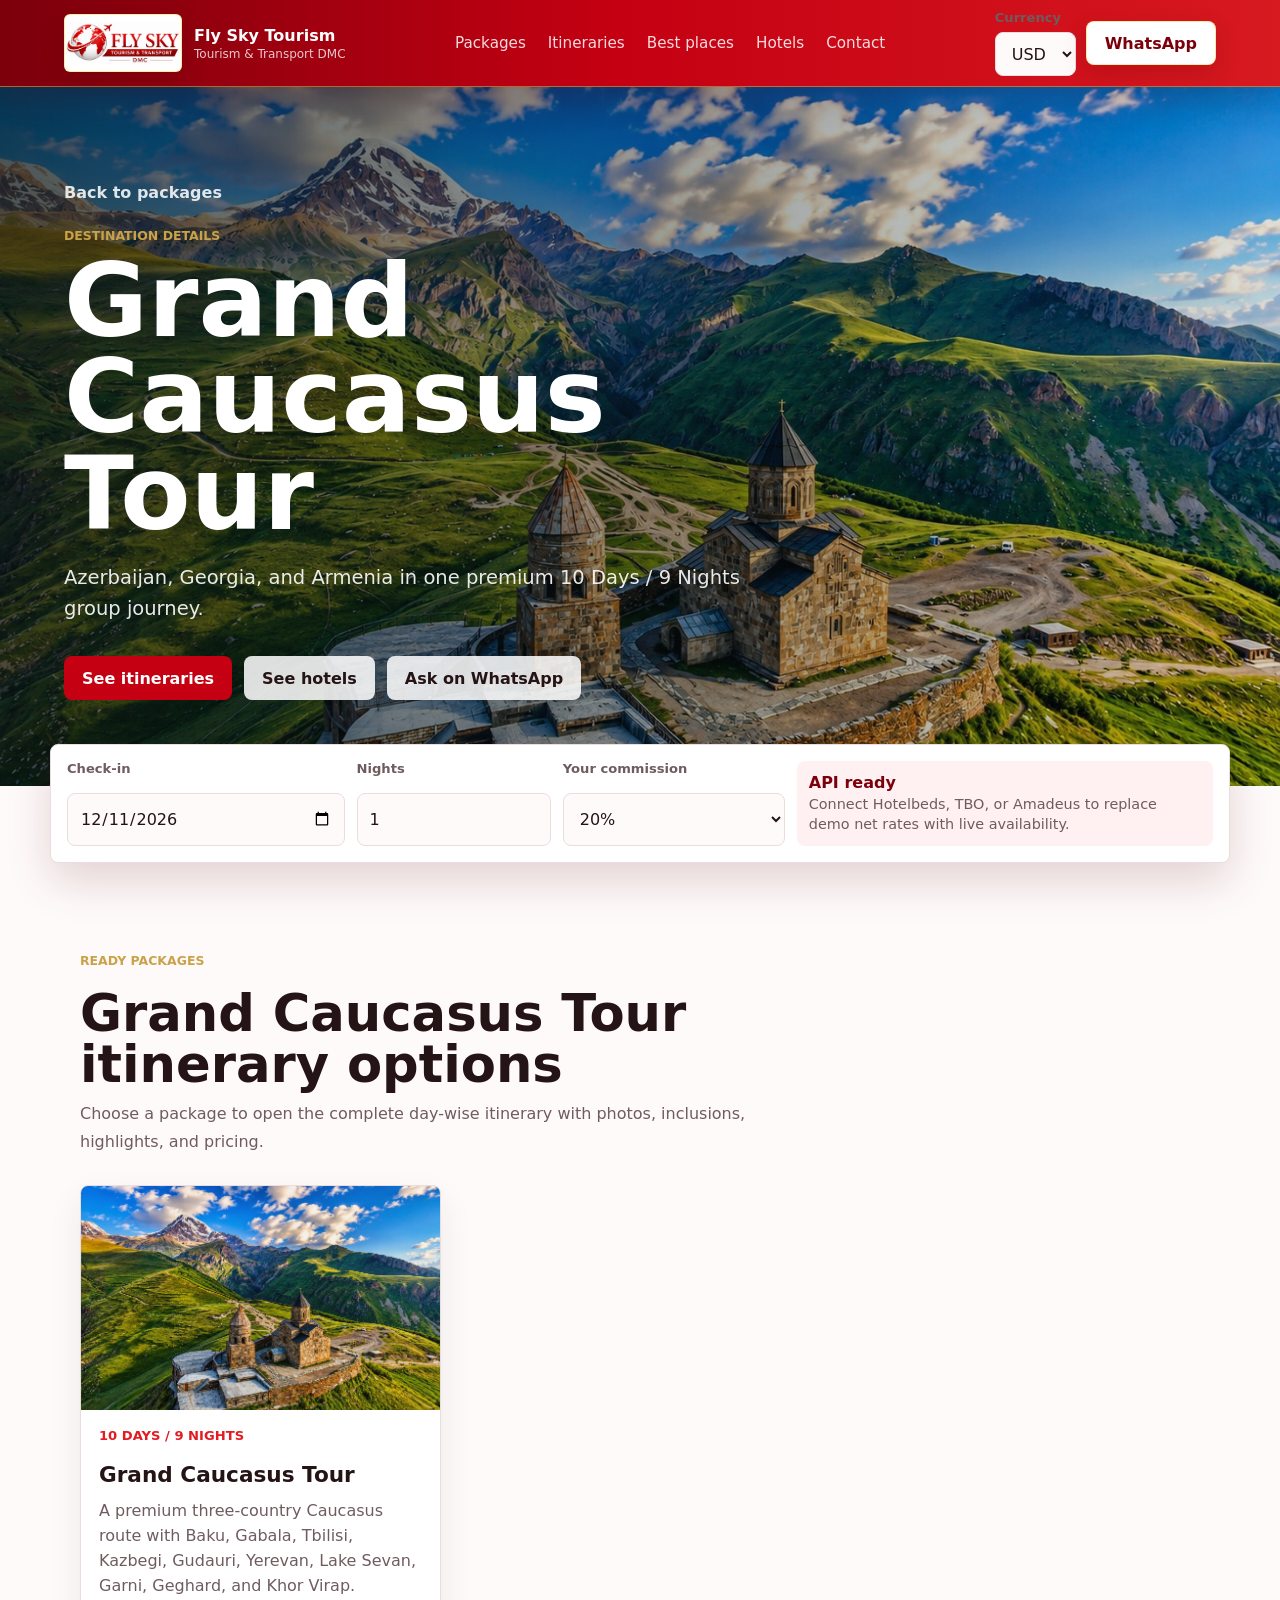
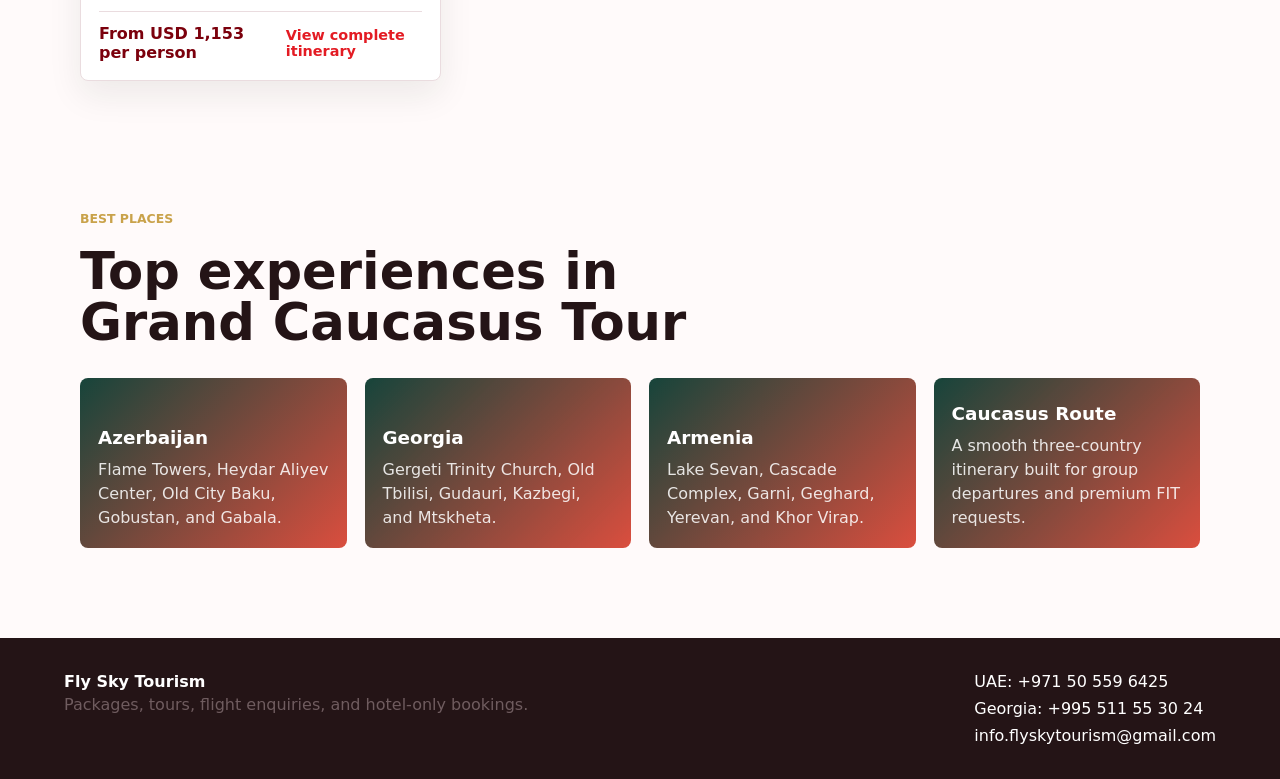
<file: destination.html>
<!doctype html>
<html lang="en">
  <head>
    <meta charset="UTF-8" />
    <meta name="viewport" content="width=device-width, initial-scale=1.0" />
    <title>Destination | Fly Sky Tourism</title>
    <link rel="preconnect" href="https://images.unsplash.com" />
    <link rel="stylesheet" href="styles.css" />
    <script defer src="firebase-config.js?v=1"></script>
    <script defer src="site-ui.js?v=2"></script>
    <script defer src="currency.js?v=1"></script>
    <script defer src="destination-data.js?v=3"></script>
    <script defer src="destination.js?v=4"></script>
  </head>
  <body>
    <header class="topbar">
      <a class="brand" href="index.html" aria-label="Fly Sky Tourism home">
        <img class="brand-logo" src="assets/fly-sky-logo-cropped.jpeg" alt="Fly Sky Tourism & Transport DMC" />
        <span>
          <strong>Fly Sky Tourism</strong>
          <small>Tourism & Transport DMC</small>
        </span>
      </a>
      <nav class="nav" aria-label="Main navigation">
        <a href="index.html#packages">Packages</a>
        <a href="#tourPackages">Itineraries</a>
        <a href="#places">Best places</a>
        <a href="#hotels">Hotels</a>
        <a href="#contact">Contact</a>
      </nav>
      <div class="topbar-actions">
        <label class="currency-switcher" aria-label="Select currency">
          <span>Currency</span>
          <select data-currency-select>
            <option value="USD">USD</option>
            <option value="AED">AED</option>
            <option value="INR">INR</option>
            <option value="EUR">EUR</option>
          </select>
        </label>
        <a class="nav-cta" href="https://wa.me/971505596425">WhatsApp</a>
      </div>
    </header>

    <main id="destinationPage">
      <section class="destination-hero">
        <div class="destination-hero-media" id="destinationHeroMedia"></div>
        <div class="destination-hero-content">
          <a class="back-link" href="index.html#packages">Back to packages</a>
          <p class="eyebrow">Destination details</p>
          <h1 id="destinationName">Destination</h1>
          <p id="destinationTagline"></p>
          <div class="hero-actions">
          <a class="button primary" href="#tourPackages">See itineraries</a>
            <a class="button ghost" href="#hotels">See hotels</a>
            <a class="button ghost" id="whatsappDestination" href="https://wa.me/971505596425">Ask on WhatsApp</a>
          </div>
        </div>
      </section>

      <section class="destination-toolbar" aria-label="Hotel price settings">
        <label>
          <span>Check-in</span>
          <input id="checkInDate" type="date" />
        </label>
        <label>
          <span>Nights</span>
          <input id="nightCount" type="number" min="1" value="1" />
        </label>
        <label>
          <span>Your commission</span>
          <select id="commissionRate">
            <option value="0.2" selected>20%</option>
            <option value="0.15">15%</option>
            <option value="0.25">25%</option>
          </select>
        </label>
        <div class="live-note">
          <strong>API ready</strong>
          <span>Connect Hotelbeds, TBO, or Amadeus to replace demo net rates with live availability.</span>
        </div>
      </section>

      <section class="section package-detail-section" id="packageDetail" hidden>
        <div id="packageDetailContent"></div>
      </section>

      <section class="section tour-package-section" id="tourPackages" hidden>
        <div class="section-heading">
          <p class="eyebrow">Ready packages</p>
          <h2 id="packageSectionTitle">Itinerary options</h2>
          <p id="packageSectionIntro">Choose an itinerary to view complete day-wise details, photos, inclusions, highlights, and pricing.</p>
        </div>
        <div class="tour-package-grid" id="tourPackageGrid"></div>
      </section>

      <section class="section" id="places">
        <div class="section-heading">
          <p class="eyebrow">Best places</p>
          <h2>Top experiences in <span id="placesDestination">this destination</span></h2>
        </div>
        <div class="places-grid" id="placesGrid"></div>
      </section>

      <section class="section hotel-section" id="hotels">
        <div class="section-heading">
          <p class="eyebrow">Hotels with your selling price</p>
          <h2>Net rate + 20% commission</h2>
          <p>
            Prices below are demo supplier net rates in AED until your live hotel
            API is connected. The page already applies your commission formula.
          </p>
        </div>
        <div class="hotel-grid" id="hotelGrid"></div>
      </section>
    </main>

    <footer class="footer" id="contact">
      <div>
        <strong>Fly Sky Tourism</strong>
        <p>Packages, tours, flight enquiries, and hotel-only bookings.</p>
      </div>
      <address>
        <a href="tel:+971505596425">UAE: +971 50 559 6425</a>
        <a href="tel:+995511553024">Georgia: +995 511 55 30 24</a>
        <a href="mailto:info.flyskytourism@gmail.com">info.flyskytourism@gmail.com</a>
      </address>
    </footer>
  </body>
</html>
</file>
<file: styles.css>
:root {
  --ink: #241416;
  --muted: #6f5c5f;
  --line: #eadcdf;
  --paper: #fffafa;
  --mist: #fff1f2;
  --green: #c40012;
  --green-dark: #7b000c;
  --coral: #e31b23;
  --gold: #c9a24a;
  --wine: #4b0008;
  --white: #ffffff;
  --shadow: 0 18px 45px rgba(75, 0, 8, 0.16);
}

* {
  box-sizing: border-box;
}

html {
  scroll-behavior: smooth;
}

body {
  margin: 0;
  font-family: Inter, ui-sans-serif, system-ui, -apple-system, BlinkMacSystemFont, "Segoe UI", sans-serif;
  color: var(--ink);
  background: var(--paper);
}

body.modal-open {
  overflow: hidden;
}

a {
  color: inherit;
  text-decoration: none;
}

.topbar {
  position: sticky;
  top: 0;
  z-index: 10;
  display: flex;
  align-items: center;
  justify-content: space-between;
  gap: 24px;
  padding: 10px clamp(18px, 5vw, 64px);
  color: var(--white);
  background: linear-gradient(90deg, var(--green-dark), var(--green) 48%, #d71920);
  border-bottom: 1px solid rgba(201, 162, 74, 0.62);
  box-shadow: 0 12px 34px rgba(75, 0, 8, 0.2);
}

.brand {
  display: inline-flex;
  align-items: center;
  gap: 12px;
  min-width: max-content;
}

.brand-logo {
  width: 118px;
  height: 58px;
  display: block;
  object-fit: contain;
  object-position: center;
  background: var(--white);
  border: 1px solid rgba(255, 229, 154, 0.86);
  border-radius: 6px;
  box-shadow: 0 8px 22px rgba(75, 0, 8, 0.22);
}

.brand strong,
.brand small {
  display: block;
}

.brand small {
  margin-top: 2px;
  color: rgba(255, 255, 255, 0.78);
  font-size: 0.75rem;
}

.nav {
  display: flex;
  flex-wrap: wrap;
  justify-content: center;
  gap: 8px 22px;
  color: rgba(255, 255, 255, 0.86);
  font-size: 0.95rem;
}

.nav a:hover {
  color: var(--gold);
}

.topbar-actions {
  display: inline-flex;
  align-items: center;
  gap: 10px;
  min-width: max-content;
}

.nav-cta,
.nav-login,
.button,
.quick-search button,
.booking-form button {
  display: inline-flex;
  align-items: center;
  justify-content: center;
  min-height: 44px;
  padding: 0 18px;
  border: 0;
  border-radius: 8px;
  font-weight: 800;
  cursor: pointer;
}

.nav-cta,
.primary,
.quick-search button {
  color: var(--white);
  background: var(--green);
}

.topbar .nav-cta {
  color: var(--green-dark);
  background: var(--white);
  border: 1px solid rgba(255, 229, 154, 0.86);
  box-shadow: 0 8px 22px rgba(75, 0, 8, 0.18);
}

.nav-login {
  color: var(--green-dark);
  background: linear-gradient(135deg, #fff8e4, #ffffff);
  border: 1px solid rgba(201, 162, 74, 0.6);
  box-shadow: 0 8px 20px rgba(75, 0, 8, 0.08);
}

.nav-cta:hover,
.nav-login:hover,
.primary:hover,
.quick-search button:hover {
  background: var(--green-dark);
  color: var(--white);
}

.topbar .nav-cta:hover {
  color: var(--green-dark);
  background: #fff8e4;
}

button:disabled {
  cursor: wait;
  opacity: 0.68;
}

.ghost {
  color: var(--ink);
  background: rgba(255, 255, 255, 0.86);
}

.hero {
  position: relative;
  min-height: 700px;
  display: grid;
  align-items: end;
  padding: 118px clamp(18px, 5vw, 64px) 118px;
  overflow: hidden;
  background: var(--wine);
}

.hero-media {
  position: absolute;
  inset: 0;
  background:
    linear-gradient(90deg, rgba(10, 30, 26, 0.72), rgba(10, 30, 26, 0.24) 54%, rgba(10, 30, 26, 0.08)),
    url("https://images.unsplash.com/photo-1500530855697-b586d89ba3ee?auto=format&fit=crop&w=2200&q=85") center / cover;
}

.hero-slide {
  opacity: 0;
  background-position: center;
  background-size: cover;
  transition: opacity 700ms ease;
}

.hero-slide.is-active {
  opacity: 1;
}

.hero::after {
  position: absolute;
  inset: auto 0 0;
  height: 34%;
  background: linear-gradient(0deg, rgba(75, 0, 8, 0.88), rgba(75, 0, 8, 0));
  content: "";
}

.destination-hero {
  position: relative;
  min-height: 520px;
  display: grid;
  align-items: end;
  padding: 96px clamp(18px, 5vw, 64px) 86px;
  overflow: hidden;
}

.destination-hero-media {
  position: absolute;
  inset: 0;
  background-color: var(--green-dark);
  background-position: center;
  background-size: cover;
}

.destination-hero-content {
  position: relative;
  max-width: 790px;
  color: var(--white);
}

.destination-hero h1 {
  margin: 0;
  font-size: clamp(3rem, 8vw, 6.4rem);
  line-height: 0.94;
}

.destination-hero p:not(.eyebrow) {
  max-width: 680px;
  margin: 20px 0 0;
  color: rgba(255, 255, 255, 0.9);
  font-size: clamp(1rem, 2vw, 1.22rem);
  line-height: 1.6;
}

.back-link {
  display: inline-flex;
  margin-bottom: 26px;
  color: rgba(255, 255, 255, 0.86);
  font-weight: 800;
}

.back-link:hover {
  color: var(--gold);
}

.hero-content {
  position: relative;
  z-index: 1;
  max-width: 900px;
  color: var(--white);
}

.luxury-logo-stage {
  position: absolute;
  top: 34px;
  left: clamp(18px, 5vw, 64px);
  z-index: 2;
  width: min(460px, 82vw);
  height: 126px;
  display: grid;
  align-items: center;
  padding: 14px 20px;
  overflow: hidden;
  background:
    linear-gradient(135deg, rgba(255, 255, 255, 0.99), rgba(255, 248, 226, 0.96) 55%, rgba(255, 255, 255, 0.99)) padding-box,
    linear-gradient(135deg, #fff2b4, var(--gold), #8a0712, #fff2b4) border-box;
  border: 1px solid transparent;
  border-radius: 8px;
  box-shadow:
    0 24px 58px rgba(0, 0, 0, 0.36),
    0 0 42px rgba(201, 162, 74, 0.2),
    inset 0 0 0 1px rgba(255, 255, 255, 0.72);
}

.luxury-logo-stage::after {
  position: absolute;
  inset: 7px;
  background: linear-gradient(110deg, rgba(255, 255, 255, 0) 12%, rgba(255, 255, 255, 0.42) 28%, rgba(255, 255, 255, 0) 48%);
  border: 1px solid rgba(201, 162, 74, 0.36);
  border-radius: 6px;
  content: "";
  pointer-events: none;
}

.hero-logo {
  position: relative;
  z-index: 1;
  width: 100%;
  height: 98px;
  display: block;
  object-fit: cover;
  object-position: center;
  filter: saturate(1.08) contrast(1.08);
  transform: scale(1.18);
}

.eyebrow {
  margin: 0 0 10px;
  color: var(--gold);
  font-size: 0.78rem;
  font-weight: 900;
  letter-spacing: 0;
  text-transform: uppercase;
}

.hero h1 {
  margin: 0;
  max-width: 780px;
  font-family: Georgia, "Times New Roman", serif;
  font-size: clamp(2.45rem, 5.8vw, 5.4rem);
  font-weight: 600;
  line-height: 0.98;
  letter-spacing: 0;
}

.hero p:not(.eyebrow) {
  max-width: 650px;
  margin: 24px 0 0;
  color: rgba(255, 255, 255, 0.9);
  font-size: clamp(1rem, 2vw, 1.28rem);
  line-height: 1.6;
}

.hero-actions {
  display: flex;
  flex-wrap: wrap;
  gap: 12px;
  margin-top: 32px;
}

.hero-badges {
  display: flex;
  flex-wrap: wrap;
  gap: 10px;
  margin-top: 24px;
}

.hero-attractions {
  display: flex;
  flex-wrap: wrap;
  gap: 8px;
  max-width: 760px;
  margin-top: 22px;
}

.hero-attractions span {
  padding: 7px 10px;
  color: rgba(255, 255, 255, 0.92);
  background: rgba(36, 20, 22, 0.34);
  border: 1px solid rgba(255, 255, 255, 0.22);
  border-radius: 8px;
  font-size: 0.82rem;
  font-weight: 800;
  backdrop-filter: blur(10px);
}

.hero-badges span {
  padding: 9px 12px;
  color: rgba(255, 255, 255, 0.92);
  background: rgba(255, 255, 255, 0.16);
  border: 1px solid rgba(255, 255, 255, 0.24);
  border-radius: 8px;
  font-size: 0.9rem;
  font-weight: 800;
  backdrop-filter: blur(10px);
}

.hero-slider-controls {
  display: flex;
  gap: 10px;
  margin-top: 28px;
}

.hero-slider-controls button {
  width: 38px;
  height: 6px;
  padding: 0;
  background: rgba(255, 255, 255, 0.38);
  border: 0;
  border-radius: 999px;
  cursor: pointer;
}

.hero-slider-controls button.is-active {
  background: var(--white);
}

.quick-search {
  max-width: 1180px;
  margin: -54px auto 0;
  padding: 0 clamp(18px, 4vw, 30px);
  position: relative;
  z-index: 3;
}

.quick-search form {
  display: grid;
  grid-template-columns: 1.2fr 1.2fr 1fr 0.7fr auto;
  gap: 12px;
  padding: 16px;
  background: var(--white);
  border: 1px solid var(--line);
  border-radius: 8px;
  box-shadow: var(--shadow);
}

.featured-tour {
  max-width: 1180px;
  display: grid;
  grid-template-columns: minmax(0, 1.2fr) minmax(320px, 0.8fr);
  gap: 24px;
  margin: 28px auto 0;
  padding: 0 clamp(18px, 4vw, 30px);
}

.featured-tour-copy,
.featured-pricing {
  background: var(--white);
  border: 1px solid var(--line);
  border-radius: 8px;
  box-shadow: 0 14px 34px rgba(75, 0, 8, 0.08);
}

.featured-tour-copy {
  display: grid;
  gap: 14px;
  padding: 26px;
}

.featured-tour-copy h2 {
  max-width: 780px;
  font-size: clamp(1.75rem, 3vw, 2.8rem);
}

.featured-tour-copy p:not(.eyebrow) {
  margin: 0;
  color: var(--muted);
  line-height: 1.7;
}

.featured-route {
  display: flex;
  flex-wrap: wrap;
  gap: 10px;
}

.featured-route span {
  padding: 9px 12px;
  color: var(--green-dark);
  background: var(--mist);
  border: 1px solid var(--line);
  border-radius: 8px;
  font-weight: 900;
}

.featured-pricing {
  display: grid;
  gap: 12px;
  align-content: start;
  padding: 18px;
}

.featured-package-photo {
  display: block;
  overflow: hidden;
  aspect-ratio: 16 / 10;
  background: var(--mist);
  border-radius: 8px;
}

.featured-package-photo img {
  width: 100%;
  height: 100%;
  display: block;
  object-fit: cover;
  transition: transform 220ms ease;
}

.featured-package-photo:hover img {
  transform: scale(1.04);
}

.featured-pricing div {
  display: flex;
  justify-content: space-between;
  gap: 14px;
  padding: 14px;
  background: var(--paper);
  border: 1px solid var(--line);
  border-radius: 8px;
}

.featured-pricing span {
  color: var(--muted);
  font-weight: 800;
}

.featured-pricing strong {
  color: var(--green-dark);
  font-size: 1.18rem;
}

.trust-strip {
  max-width: 1180px;
  display: grid;
  grid-template-columns: repeat(4, minmax(0, 1fr));
  gap: 1px;
  margin: 20px auto 0;
  padding: 0 clamp(18px, 4vw, 30px);
}

.trust-strip div {
  display: grid;
  gap: 4px;
  min-height: 112px;
  align-content: center;
  padding: 18px;
  background: var(--white);
  border: 1px solid var(--line);
}

.trust-strip div:first-child {
  border-radius: 8px 0 0 8px;
}

.trust-strip div:last-child {
  border-radius: 0 8px 8px 0;
}

.trust-strip strong {
  color: var(--green-dark);
  font-size: 1.15rem;
}

.trust-strip span {
  color: var(--muted);
  line-height: 1.45;
}

.destination-toolbar {
  position: relative;
  z-index: 2;
  max-width: 1180px;
  display: grid;
  grid-template-columns: 1fr 0.7fr 0.8fr 1.5fr;
  gap: 12px;
  margin: -42px auto 0;
  padding: 16px;
  background: var(--white);
  border: 1px solid var(--line);
  border-radius: 8px;
  box-shadow: var(--shadow);
}

.live-note {
  display: grid;
  align-content: center;
  gap: 3px;
  padding: 12px;
  color: var(--green-dark);
  background: var(--mist);
  border-radius: 8px;
}

.live-note span {
  color: var(--muted);
  font-size: 0.9rem;
  line-height: 1.35;
}

label {
  display: grid;
  gap: 7px;
}

label span {
  color: var(--muted);
  font-size: 0.82rem;
  font-weight: 800;
}

input,
select,
textarea {
  width: 100%;
  min-height: 44px;
  padding: 10px 12px;
  color: var(--ink);
  background: var(--paper);
  border: 1px solid var(--line);
  border-radius: 8px;
  font: inherit;
}

textarea {
  resize: vertical;
}

.section,
.split-section,
.api-band {
  max-width: 1180px;
  margin: 0 auto;
  padding: 90px clamp(18px, 4vw, 30px);
}

.section-heading {
  display: grid;
  gap: 10px;
  max-width: 720px;
  margin-bottom: 30px;
}

h2 {
  margin: 0;
  font-size: clamp(2rem, 4vw, 3.3rem);
  line-height: 1;
  letter-spacing: 0;
}

.section-heading p:not(.eyebrow),
.booking-copy p,
.api-band p,
.footer p {
  margin: 0;
  color: var(--muted);
  line-height: 1.7;
}

.package-grid {
  display: grid;
  grid-template-columns: repeat(4, minmax(0, 1fr));
  gap: 18px;
}

.package-card {
  overflow: hidden;
  background: var(--white);
  border: 1px solid var(--line);
  border-radius: 8px;
  cursor: pointer;
  transition:
    transform 180ms ease,
    box-shadow 180ms ease,
    border-color 180ms ease;
}

.package-card:hover,
.package-card:focus-visible {
  transform: translateY(-4px);
  border-color: rgba(196, 0, 18, 0.34);
  box-shadow: 0 18px 40px rgba(75, 0, 8, 0.14);
  outline: none;
}

.package-media {
  width: 100%;
  aspect-ratio: 4 / 3;
  background-color: var(--mist);
  background-position: center;
  background-size: cover;
}

.package-body {
  display: grid;
  gap: 9px;
  padding: 16px;
}

.package-card h3 {
  margin: 0;
  font-size: 1.1rem;
}

.package-card p {
  margin: 0;
  min-height: 48px;
  color: var(--muted);
  line-height: 1.5;
}

.package-card button {
  justify-self: start;
  min-height: 38px;
  padding: 0 13px;
  color: var(--green);
  background: var(--mist);
  border: 0;
  border-radius: 8px;
  font-weight: 800;
  cursor: pointer;
}

.about-section,
.why-section {
  max-width: 1180px;
  margin: 0 auto;
  padding: 90px clamp(18px, 4vw, 30px);
}

.about-section {
  display: grid;
  gap: 28px;
  border-top: 1px solid var(--line);
}

.about-lead {
  display: grid;
  grid-template-columns: minmax(0, 0.88fr) minmax(0, 1.12fr);
  gap: 34px;
  align-items: start;
}

.about-lead h2 {
  max-width: 640px;
}

.about-copy {
  display: grid;
  gap: 14px;
}

.about-copy p,
.info-panel p,
.why-grid p,
.mission-vision p:not(.eyebrow) {
  margin: 0;
  color: var(--muted);
  line-height: 1.7;
}

.proof-grid {
  display: grid;
  grid-template-columns: repeat(4, minmax(0, 1fr));
  gap: 14px;
}

.proof-card {
  display: grid;
  gap: 8px;
  min-height: 150px;
  align-content: end;
  padding: 18px;
  color: var(--white);
  background:
    linear-gradient(135deg, rgba(75, 0, 8, 0.98), rgba(196, 0, 18, 0.88)),
    var(--green-dark);
  border-radius: 8px;
  border: 1px solid rgba(201, 162, 74, 0.28);
  box-shadow: 0 14px 30px rgba(75, 0, 8, 0.14);
}

.proof-card strong {
  color: var(--gold);
  font-size: clamp(2rem, 4vw, 3rem);
  line-height: 0.95;
}

.proof-card span {
  line-height: 1.45;
}

.about-panels {
  display: grid;
  grid-template-columns: 1fr 1fr;
  gap: 18px;
}

.founder-profile {
  display: grid;
  grid-template-columns: minmax(280px, 0.84fr) minmax(0, 1.16fr);
  gap: 34px;
  align-items: stretch;
  margin-top: 14px;
  overflow: hidden;
  background:
    linear-gradient(135deg, rgba(255, 250, 250, 0.96), rgba(255, 241, 242, 0.9)),
    var(--white);
  border: 1px solid var(--line);
  border-radius: 8px;
  box-shadow: 0 18px 42px rgba(75, 0, 8, 0.09);
}

.founder-photo-wrap {
  min-height: 100%;
  background: var(--wine);
}

.founder-photo {
  width: 100%;
  height: 100%;
  min-height: 620px;
  display: block;
  object-fit: cover;
  object-position: center top;
}

.founder-copy {
  display: grid;
  gap: 15px;
  align-content: center;
  padding: clamp(26px, 4vw, 46px);
}

.founder-copy h2 {
  font-size: clamp(2.2rem, 5vw, 4.2rem);
}

.founder-role {
  margin: -4px 0 4px;
  color: var(--green-dark);
  font-size: 1.05rem;
  font-weight: 900;
}

.founder-copy > p:not(.eyebrow):not(.founder-role),
.founder-message p {
  margin: 0;
  color: var(--muted);
  line-height: 1.75;
}

.founder-message {
  display: grid;
  gap: 13px;
  margin: 12px 0 0;
  padding: 22px;
  background: var(--white);
  border: 1px solid rgba(196, 0, 18, 0.14);
  border-left: 4px solid var(--green);
  border-radius: 8px;
}

.founder-message h3 {
  margin: 0;
  font-size: 1.12rem;
}

.founder-message footer {
  display: grid;
  gap: 3px;
  color: var(--green-dark);
}

.founder-message footer span {
  color: var(--muted);
  font-size: 0.92rem;
  font-weight: 800;
}

.info-panel,
.why-grid article,
.mission-vision article {
  background: var(--white);
  border: 1px solid var(--line);
  border-radius: 8px;
}

.info-panel {
  display: grid;
  gap: 16px;
  align-content: start;
  padding: 22px;
}

.info-panel h3,
.why-grid h3,
.mission-vision h3 {
  margin: 0;
  font-size: 1.12rem;
}

.check-list {
  display: grid;
  gap: 11px;
  margin: 0;
  padding: 0;
  list-style: none;
}

.check-list li {
  position: relative;
  padding-left: 24px;
  color: var(--muted);
  line-height: 1.55;
}

.check-list li::before {
  position: absolute;
  left: 0;
  color: var(--green);
  font-weight: 900;
  content: "✓";
}

.destinations-panel {
  background:
    linear-gradient(135deg, rgba(238, 245, 242, 0.92), rgba(255, 247, 237, 0.8)),
    var(--white);
}

.destination-tags {
  display: flex;
  flex-wrap: wrap;
  gap: 10px;
}

.destination-tags span {
  padding: 9px 12px;
  color: var(--green-dark);
  background: var(--white);
  border: 1px solid var(--line);
  border-radius: 8px;
  font-weight: 800;
}

.why-section {
  max-width: none;
  padding-left: max(clamp(18px, 6vw, 90px), calc((100vw - 1180px) / 2 + 30px));
  padding-right: max(clamp(18px, 6vw, 90px), calc((100vw - 1180px) / 2 + 30px));
  background: var(--mist);
}

.why-grid {
  display: grid;
  grid-template-columns: repeat(3, minmax(0, 1fr));
  gap: 16px;
}

.why-grid article {
  display: grid;
  gap: 10px;
  align-content: start;
  padding: 18px;
}

.why-grid article:nth-child(3n + 1) {
  border-top: 4px solid var(--green);
}

.why-grid article:nth-child(3n + 2) {
  border-top: 4px solid var(--coral);
}

.why-grid article:nth-child(3n + 3) {
  border-top: 4px solid var(--gold);
}

.mission-vision {
  display: grid;
  grid-template-columns: 1fr 1fr;
  gap: 18px;
  margin-top: 24px;
}

.mission-vision article {
  display: grid;
  gap: 10px;
  padding: 22px;
  background:
    linear-gradient(135deg, rgba(255, 255, 255, 0.98), rgba(251, 252, 249, 0.96)),
    var(--white);
}

.quote-cta {
  display: grid;
  grid-template-columns: minmax(0, 1fr) auto;
  gap: 28px;
  align-items: center;
  margin-top: 24px;
  padding: 28px;
  color: var(--white);
  background:
    linear-gradient(135deg, rgba(75, 0, 8, 0.98), rgba(196, 0, 18, 0.9) 62%, rgba(215, 25, 32, 0.88)),
    var(--green-dark);
  border: 1px solid rgba(201, 162, 74, 0.3);
  border-radius: 8px;
  box-shadow: 0 18px 42px rgba(75, 0, 8, 0.16);
}

.quote-cta h2 {
  max-width: 820px;
  font-size: clamp(1.7rem, 3vw, 2.5rem);
}

.quote-cta p:not(.eyebrow) {
  max-width: 760px;
  margin: 12px 0 0;
  color: rgba(255, 255, 255, 0.84);
  line-height: 1.7;
}

.quote-cta .primary {
  min-width: 230px;
  color: var(--green-dark);
  background: var(--gold);
}

.quote-cta .primary:hover {
  background: #dcb45b;
}

.places-grid,
.hotel-grid {
  display: grid;
  grid-template-columns: repeat(4, minmax(0, 1fr));
  gap: 18px;
}

.tour-package-section[hidden] {
  display: none;
}

.tour-package-section {
  padding-bottom: 40px;
}

.tour-package-grid {
  display: grid;
  grid-template-columns: repeat(3, minmax(0, 1fr));
  gap: 18px;
}

.itinerary-option-card {
  display: grid;
  overflow: hidden;
  min-height: 100%;
  background: var(--white);
  border: 1px solid var(--line);
  border-radius: 8px;
  box-shadow: 0 14px 34px rgba(21, 32, 29, 0.08);
  transition:
    transform 180ms ease,
    box-shadow 180ms ease,
    border-color 180ms ease;
}

.itinerary-option-card:hover,
.itinerary-option-card:focus-visible {
  transform: translateY(-4px);
  border-color: rgba(196, 0, 18, 0.34);
  box-shadow: 0 18px 40px rgba(75, 0, 8, 0.14);
  outline: none;
}

.itinerary-option-media {
  aspect-ratio: 16 / 10;
  background-color: var(--mist);
  background-position: center;
  background-size: cover;
}

.itinerary-option-body {
  display: grid;
  gap: 12px;
  padding: 18px;
}

.itinerary-option-body h3 {
  margin: 0;
  font-size: 1.35rem;
  line-height: 1.16;
}

.itinerary-option-body p {
  margin: 0;
  color: var(--muted);
  line-height: 1.55;
}

.itinerary-option-body div {
  display: flex;
  justify-content: space-between;
  gap: 12px;
  align-items: center;
  padding-top: 12px;
  border-top: 1px solid var(--line);
}

.itinerary-option-body strong {
  color: var(--green-dark);
}

.itinerary-option-body div span {
  color: var(--coral);
  font-size: 0.9rem;
  font-weight: 900;
}

.package-detail-section[hidden] {
  display: none;
}

.package-detail-section {
  padding-top: 72px;
}

.package-detail-layout {
  display: grid;
  grid-template-columns: minmax(280px, 0.35fr) minmax(0, 0.65fr);
  gap: 24px;
  align-items: start;
}

.package-detail-summary,
.detail-block {
  background: var(--white);
  border: 1px solid var(--line);
  border-radius: 8px;
  box-shadow: 0 14px 34px rgba(21, 32, 29, 0.08);
}

.package-detail-summary {
  position: sticky;
  top: 96px;
  display: grid;
  gap: 16px;
  padding: 22px;
}

.package-detail-summary h2,
.detail-block h2 {
  margin: 0;
}

.package-detail-summary h2 {
  font-family: Georgia, "Times New Roman", serif;
  font-size: clamp(2rem, 4vw, 3rem);
  font-weight: 600;
}

.detail-price {
  padding: 12px;
  color: var(--green-dark);
  background: linear-gradient(135deg, #fff8e3, var(--mist));
  border: 1px solid rgba(201, 162, 74, 0.42);
  border-radius: 8px;
  font-weight: 900;
}

.detail-facts {
  display: flex;
  flex-wrap: wrap;
  gap: 8px;
}

.detail-facts span {
  padding: 8px 10px;
  color: var(--green-dark);
  background: var(--mist);
  border-radius: 8px;
  font-weight: 800;
}

.package-detail-summary p {
  margin: 0;
  color: var(--muted);
  line-height: 1.65;
}

.package-detail-main,
.detail-block {
  display: grid;
  gap: 18px;
}

.detail-columns {
  display: grid;
  grid-template-columns: 1fr 1fr;
  gap: 18px;
}

.detail-block {
  padding: 22px;
}

.detail-block ul {
  display: grid;
  gap: 9px;
  margin: 0;
  padding-left: 20px;
  color: var(--muted);
  line-height: 1.55;
}

.day-wise-block {
  gap: 16px;
}

.day-wise-grid {
  display: grid;
  gap: 14px;
}

.day-card {
  display: grid;
  grid-template-columns: minmax(180px, 0.34fr) minmax(0, 0.66fr);
  overflow: hidden;
  background: var(--paper);
  border: 1px solid var(--line);
  border-radius: 8px;
}

.day-card img {
  width: 100%;
  height: 100%;
  min-height: 190px;
  display: block;
  object-fit: cover;
}

.day-card div {
  display: grid;
  align-content: center;
  gap: 8px;
  padding: 18px;
}

.day-card span {
  color: var(--coral);
  font-size: 0.82rem;
  font-weight: 900;
  text-transform: uppercase;
}

.day-card h3,
.day-card p {
  margin: 0;
}

.day-card h3 {
  font-size: 1.25rem;
}

.day-card p {
  color: var(--muted);
  line-height: 1.6;
}

.detail-gallery {
  grid-template-columns: repeat(4, minmax(0, 1fr));
}

.tour-package-card {
  display: grid;
  grid-template-columns: minmax(280px, 0.85fr) minmax(0, 1.15fr);
  overflow: hidden;
  background: var(--white);
  border: 1px solid var(--line);
  border-radius: 8px;
  box-shadow: 0 14px 34px rgba(21, 32, 29, 0.08);
}

.tour-package-media {
  min-height: 100%;
  background-color: var(--mist);
  background-position: center;
  background-size: cover;
}

.tour-package-content {
  display: grid;
  gap: 18px;
  padding: 22px;
}

.tour-package-heading {
  display: grid;
  grid-template-columns: minmax(0, 1fr) auto;
  gap: 14px;
  align-items: start;
}

.tour-package-heading h3,
.tour-package-content h4 {
  margin: 0;
}

.tour-package-heading h3 {
  font-size: clamp(1.45rem, 3vw, 2.25rem);
  line-height: 1.05;
}

.tour-package-heading strong {
  padding: 10px 12px;
  color: var(--green-dark);
  background: var(--mist);
  border: 1px solid var(--line);
  border-radius: 8px;
  font-size: 0.95rem;
  white-space: nowrap;
}

.package-kicker {
  margin: 0 0 7px;
  color: var(--coral);
  font-size: 0.82rem;
  font-weight: 900;
  text-transform: uppercase;
}

.tour-package-content > p {
  margin: 0;
  color: var(--muted);
  line-height: 1.65;
}

.tour-package-columns {
  display: grid;
  grid-template-columns: 1fr 1fr;
  gap: 16px;
}

.tour-package-content ul,
.tour-package-content ol {
  display: grid;
  gap: 8px;
  margin: 10px 0 0;
  padding-left: 20px;
  color: var(--muted);
  line-height: 1.5;
}

.tour-package-content details {
  padding: 14px;
  background: var(--paper);
  border: 1px solid var(--line);
  border-radius: 8px;
}

.tour-package-content summary {
  color: var(--green-dark);
  font-weight: 900;
  cursor: pointer;
}

.docx-gallery {
  display: grid;
  grid-template-columns: repeat(6, minmax(0, 1fr));
  gap: 8px;
}

.docx-gallery a {
  display: block;
  overflow: hidden;
  aspect-ratio: 4 / 3;
  background: var(--mist);
  border-radius: 8px;
}

.docx-gallery img {
  width: 100%;
  height: 100%;
  display: block;
  object-fit: cover;
  transition: transform 180ms ease;
}

.docx-gallery a:hover img {
  transform: scale(1.05);
}

.document-button {
  justify-self: start;
  border: 1px solid var(--line);
}

.tours-only-section {
  background:
    linear-gradient(180deg, rgba(255, 250, 250, 0), rgba(255, 241, 242, 0.82));
}

.tours-only-grid {
  display: grid;
  grid-template-columns: minmax(0, 1fr);
  gap: 18px;
}

.tour-only-card {
  display: grid;
  grid-template-columns: minmax(260px, 0.42fr) minmax(0, 0.58fr);
  overflow: hidden;
  background: var(--white);
  border: 1px solid var(--line);
  border-radius: 8px;
  box-shadow: 0 16px 34px rgba(75, 0, 8, 0.1);
}

.tour-only-media {
  min-height: 280px;
  background-color: var(--mist);
  background-position: center;
  background-size: cover;
}

.tour-only-body {
  display: grid;
  align-content: center;
  gap: 18px;
  padding: 24px;
}

.tour-only-heading {
  display: grid;
  grid-template-columns: minmax(0, 1fr) auto;
  gap: 16px;
  align-items: start;
}

.tour-only-heading h3 {
  margin: 0;
  font-size: clamp(1.45rem, 3vw, 2.35rem);
  line-height: 1.08;
}

.tour-only-heading strong {
  padding: 10px 12px;
  color: var(--green-dark);
  background: linear-gradient(135deg, #fff8e3, var(--mist));
  border: 1px solid rgba(201, 162, 74, 0.42);
  border-radius: 8px;
  font-size: 0.95rem;
  white-space: nowrap;
}

.tour-only-body > p {
  margin: 0;
  color: var(--muted);
  line-height: 1.65;
}

.tour-only-actions {
  display: flex;
  flex-wrap: wrap;
  gap: 10px;
}

.tour-only-actions .ghost {
  border: 1px solid var(--line);
}

.place-card {
  min-height: 170px;
  display: grid;
  align-content: end;
  gap: 10px;
  padding: 18px;
  color: var(--white);
  background:
    linear-gradient(135deg, rgba(8, 74, 62, 0.92), rgba(227, 108, 79, 0.72)),
    var(--green);
  border-radius: 8px;
}

.place-card strong {
  font-size: 1.15rem;
}

.place-card p {
  margin: 0;
  color: rgba(255, 255, 255, 0.86);
  line-height: 1.5;
}

.hotel-section {
  padding-top: 20px;
}

.hotel-grid {
  grid-template-columns: repeat(3, minmax(0, 1fr));
}

.hotel-card {
  overflow: hidden;
  background: var(--white);
  border: 1px solid var(--line);
  border-radius: 8px;
  box-shadow: 0 14px 34px rgba(21, 32, 29, 0.08);
}

.hotel-media {
  width: 100%;
  aspect-ratio: 16 / 10;
  background-color: var(--mist);
  background-position: center;
  background-size: cover;
}

.hotel-body {
  display: grid;
  gap: 14px;
  padding: 18px;
}

.hotel-body h3 {
  margin: 4px 0 0;
  font-size: 1.22rem;
}

.hotel-area,
.stars {
  margin: 0;
}

.hotel-area {
  color: var(--muted);
  font-size: 0.84rem;
  font-weight: 800;
}

.stars {
  color: var(--gold);
  font-size: 0.92rem;
}

.price-box,
.sell-price {
  display: flex;
  align-items: center;
  justify-content: space-between;
  gap: 12px;
  padding: 12px;
  background: var(--paper);
  border: 1px solid var(--line);
  border-radius: 8px;
}

.price-box span,
.sell-price span,
.sell-price small {
  color: var(--muted);
  font-size: 0.86rem;
  font-weight: 800;
}

.price-box strong,
.sell-price strong {
  font-size: 1.12rem;
}

.commission {
  background: #fff7ed;
  border-color: #f3d1b5;
}

.sell-price {
  display: grid;
  gap: 4px;
  color: var(--white);
  background: var(--green);
  border-color: var(--green);
}

.sell-price span,
.sell-price small {
  color: rgba(255, 255, 255, 0.82);
}

.sell-price strong {
  font-size: 1.85rem;
}

.split-section {
  display: grid;
  grid-template-columns: 0.9fr 1.1fr;
  gap: 36px;
  align-items: start;
}

.booking-copy {
  display: grid;
  gap: 18px;
}

.service-list {
  display: flex;
  flex-wrap: wrap;
  gap: 10px;
}

.service-list span {
  padding: 9px 12px;
  background: var(--mist);
  border: 1px solid var(--line);
  border-radius: 8px;
  color: var(--green-dark);
  font-weight: 800;
}

.booking-form {
  display: grid;
  gap: 14px;
  padding: 22px;
  background: var(--white);
  border: 1px solid var(--line);
  border-radius: 8px;
  box-shadow: var(--shadow);
}

.form-row {
  display: grid;
  grid-template-columns: 1fr 1fr;
  gap: 14px;
}

.full {
  width: 100%;
}

.form-note {
  min-height: 20px;
  margin: 0;
  color: var(--green);
  font-weight: 800;
}

.api-band {
  display: grid;
  grid-template-columns: 1fr 1fr;
  gap: 30px;
  align-items: center;
  background: var(--mist);
  max-width: none;
  padding-left: max(clamp(18px, 6vw, 90px), calc((100vw - 1180px) / 2 + 30px));
  padding-right: max(clamp(18px, 6vw, 90px), calc((100vw - 1180px) / 2 + 30px));
}

.api-steps {
  display: grid;
  grid-template-columns: repeat(3, 1fr);
  gap: 12px;
}

.api-steps div {
  min-height: 128px;
  display: grid;
  align-content: center;
  gap: 9px;
  padding: 18px;
  color: var(--white);
  background: var(--green);
  border-radius: 8px;
}

.api-steps strong {
  font-size: 1.7rem;
  color: var(--gold);
}

.footer {
  display: flex;
  justify-content: space-between;
  gap: 24px;
  padding: 34px clamp(18px, 5vw, 64px);
  color: var(--white);
  background: var(--ink);
}

.footer address {
  display: grid;
  gap: 8px;
  font-style: normal;
}

.footer a:hover {
  color: var(--gold);
}

.choice-modal[hidden] {
  display: none;
}

.choice-modal {
  position: fixed;
  inset: 0;
  z-index: 30;
  display: grid;
  place-items: center;
  padding: 20px;
}

.choice-modal-backdrop {
  position: absolute;
  inset: 0;
  background: rgba(36, 20, 22, 0.58);
  backdrop-filter: blur(8px);
}

.choice-panel {
  position: relative;
  z-index: 1;
  width: min(430px, 100%);
  padding: 26px;
  background: var(--white);
  border: 1px solid var(--line);
  border-radius: 8px;
  box-shadow: var(--shadow);
}

.choice-panel h2 {
  margin: 0 0 18px;
  font-size: clamp(1.65rem, 4vw, 2.25rem);
  line-height: 1.05;
}

.modal-close {
  position: absolute;
  top: 14px;
  right: 14px;
  width: 36px;
  height: 36px;
  color: var(--muted);
  background: var(--mist);
  border: 1px solid var(--line);
  border-radius: 8px;
  font-weight: 900;
  cursor: pointer;
}

.provider-list,
.whatsapp-choice-list {
  display: grid;
  gap: 10px;
}

.provider-list button,
.whatsapp-choice-list a {
  display: grid;
  grid-template-columns: 34px 1fr;
  align-items: center;
  gap: 12px;
  min-height: 54px;
  padding: 10px 12px;
  color: var(--ink);
  background: #fffdfd;
  border: 1px solid var(--line);
  border-radius: 8px;
  font: inherit;
  font-weight: 800;
  text-align: left;
  cursor: pointer;
}

.provider-list button:hover,
.whatsapp-choice-list a:hover {
  border-color: rgba(196, 0, 18, 0.42);
  box-shadow: 0 10px 24px rgba(75, 0, 8, 0.1);
}

.provider-list span {
  display: grid;
  width: 34px;
  height: 34px;
  place-items: center;
  color: var(--white);
  background: var(--green);
  border-radius: 8px;
}

.login-detail-form,
.account-summary,
.account-history {
  display: grid;
  gap: 12px;
}

.login-detail-form label {
  display: grid;
  gap: 6px;
  color: var(--ink);
  font-weight: 800;
}

.login-detail-form input {
  width: 100%;
  padding: 12px 13px;
  color: var(--ink);
  background: var(--mist);
  border: 1px solid var(--line);
  border-radius: 8px;
  font: inherit;
}

.account-card,
.account-history {
  padding: 14px;
  background: var(--mist);
  border: 1px solid var(--line);
  border-radius: 8px;
}

.account-card {
  display: grid;
  gap: 4px;
}

.account-card span,
.account-card small,
.account-history small,
.account-history p {
  margin: 0;
  color: var(--muted);
}

.account-history div {
  display: flex;
  justify-content: space-between;
  gap: 12px;
  padding-top: 8px;
  border-top: 1px solid var(--line);
  font-weight: 800;
}

.whatsapp-choice-list a {
  grid-template-columns: 1fr;
}

.whatsapp-choice-list span {
  color: var(--muted);
  font-size: 0.92rem;
  font-weight: 700;
}

@media (max-width: 980px) {
  .quick-search form,
  .destination-toolbar,
  .featured-tour,
  .package-grid,
  .trust-strip,
  .proof-grid,
  .about-panels,
  .why-grid,
  .places-grid,
  .hotel-grid,
  .tour-package-grid,
  .package-detail-layout,
  .detail-columns,
  .tour-package-card,
  .tour-only-card,
  .split-section,
  .api-band {
    grid-template-columns: 1fr 1fr;
  }

  .about-lead,
  .founder-profile,
  .mission-vision,
  .quote-cta {
    grid-template-columns: 1fr;
  }

  .trust-strip div:first-child,
  .trust-strip div:last-child {
    border-radius: 8px;
  }

  .quote-cta .primary {
    justify-self: start;
  }

  .quick-search button,
  .live-note,
  .booking-copy,
  .api-band > div:first-child {
    grid-column: 1 / -1;
  }
}

@media (max-width: 720px) {
  .topbar {
    align-items: flex-start;
    flex-direction: column;
    gap: 12px;
    padding-top: 12px;
    padding-bottom: 12px;
  }

  .nav {
    justify-content: flex-start;
    gap: 8px;
  }

  .brand {
    min-width: 0;
  }

  .brand-logo {
    width: 108px;
    height: 54px;
    flex: 0 0 auto;
  }

  .nav-cta {
    width: 100%;
  }

  .hero {
    min-height: 680px;
    display: block;
    padding-top: 34px;
  }

  .hero-badges span {
    width: 100%;
  }

  .luxury-logo-stage {
    position: relative;
    top: auto;
    left: auto;
    width: min(340px, 88vw);
    height: 98px;
    margin-bottom: 28px;
    padding: 12px 16px;
  }

  .hero-logo {
    height: 74px;
  }

  .hero-globe {
    left: 23px;
    top: 22px;
    width: 58px;
    height: 58px;
  }

  .quick-search {
    margin-top: -28px;
  }

  .quick-search form,
  .destination-toolbar,
  .featured-tour,
  .package-grid,
  .trust-strip,
  .proof-grid,
  .about-panels,
  .founder-profile,
  .why-grid,
  .mission-vision,
  .places-grid,
  .hotel-grid,
  .tour-package-grid,
  .package-detail-layout,
  .detail-columns,
  .day-card,
  .tour-package-card,
  .tour-only-card,
  .split-section,
  .form-row,
  .api-band,
  .api-steps,
  .footer {
    grid-template-columns: 1fr;
  }

  .footer {
    display: grid;
  }

  .founder-photo {
    min-height: 440px;
  }

  .destination-hero {
    min-height: 540px;
    padding-top: 74px;
  }

  .tour-package-heading,
  .tour-package-columns,
  .tour-only-heading {
    grid-template-columns: 1fr;
  }

  .tour-package-heading strong,
  .tour-only-heading strong {
    justify-self: start;
    white-space: normal;
  }

  .tour-package-media,
  .tour-only-media {
    min-height: 260px;
  }

  .package-detail-summary {
    position: static;
  }

  .docx-gallery {
    grid-template-columns: repeat(3, minmax(0, 1fr));
  }
}

@media (prefers-reduced-motion: reduce) {
  .logo-globe {
    animation: none;
  }
}
</file>
